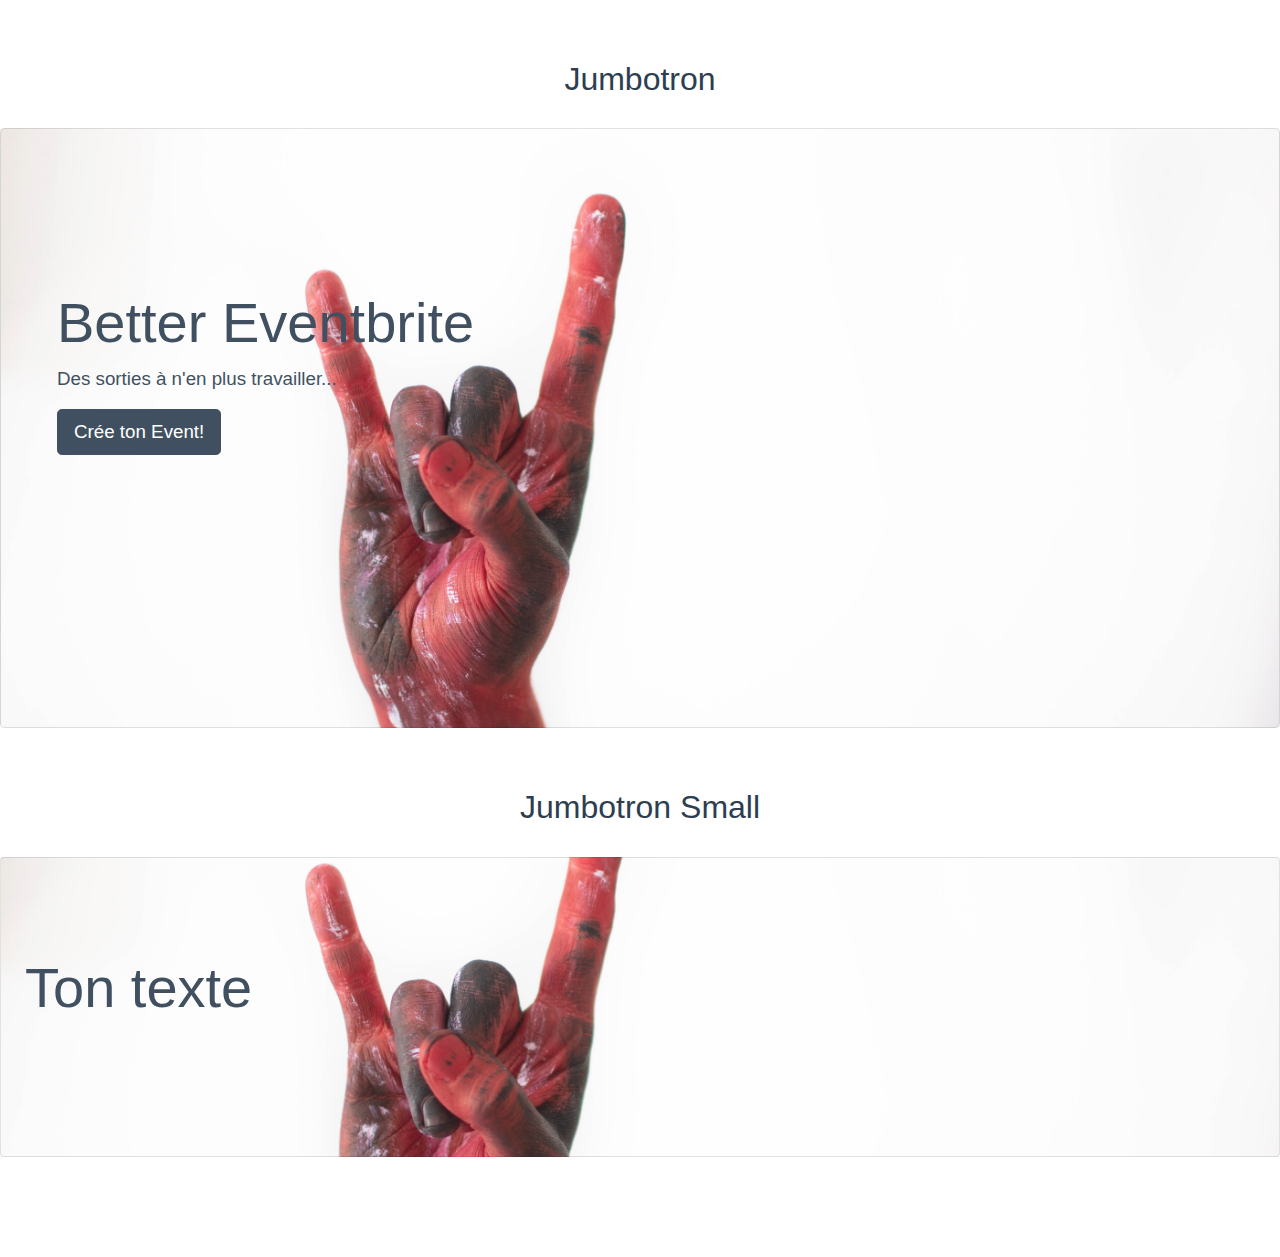
<file: banniere.html>
<!DOCTYPE html>
<html>
<head>
	<title>Banniere</title>
	<meta charset="utf-8">
	<link rel="stylesheet" type="text/css" href="style.css">

</head>
<body>

	<!-- Jumbotron -->

<div class="container text-center title-sp">
	<h3 class="text-primary">Jumbotron</h3>
</div>
<div class="card card-image jumbotron" style="background-image: url(images/rockred.jpg)">
  <div class="text-white rgba-stylish-strong py-5 px-4">
    <div class="py-5">

      <!-- Content -->
      
	  
	      <h2 class="display-4 text-primary">Better Eventbrite</h2>
	      <p class="lead text-primary">Des sorties à n'en plus travailler...</p>
     
  
	      <p class="lead">
		     <a class="btn btn-primary btn-lg" href="#" role="button">Crée ton Event!</a>
		    </p>
	
    </div>
  </div>
</div>
<!-- Jumbotron -->
<div class="container text-center title-sp">
	<h3 class="text-primary">Jumbotron Small</h3>
</div>
<div class="card card-image sm-jumbotron" style="background-image: url(images/rockred.jpg)">
  <div class="text-white rgba-stylish-strong py-5 px-4">
    <div class="py-5">

      <!-- Content -->
	      <h2 class="display-4 text-primary">Ton texte</h2>
	
    </div>
  </div>
</div>




</body>
</html>
</file>
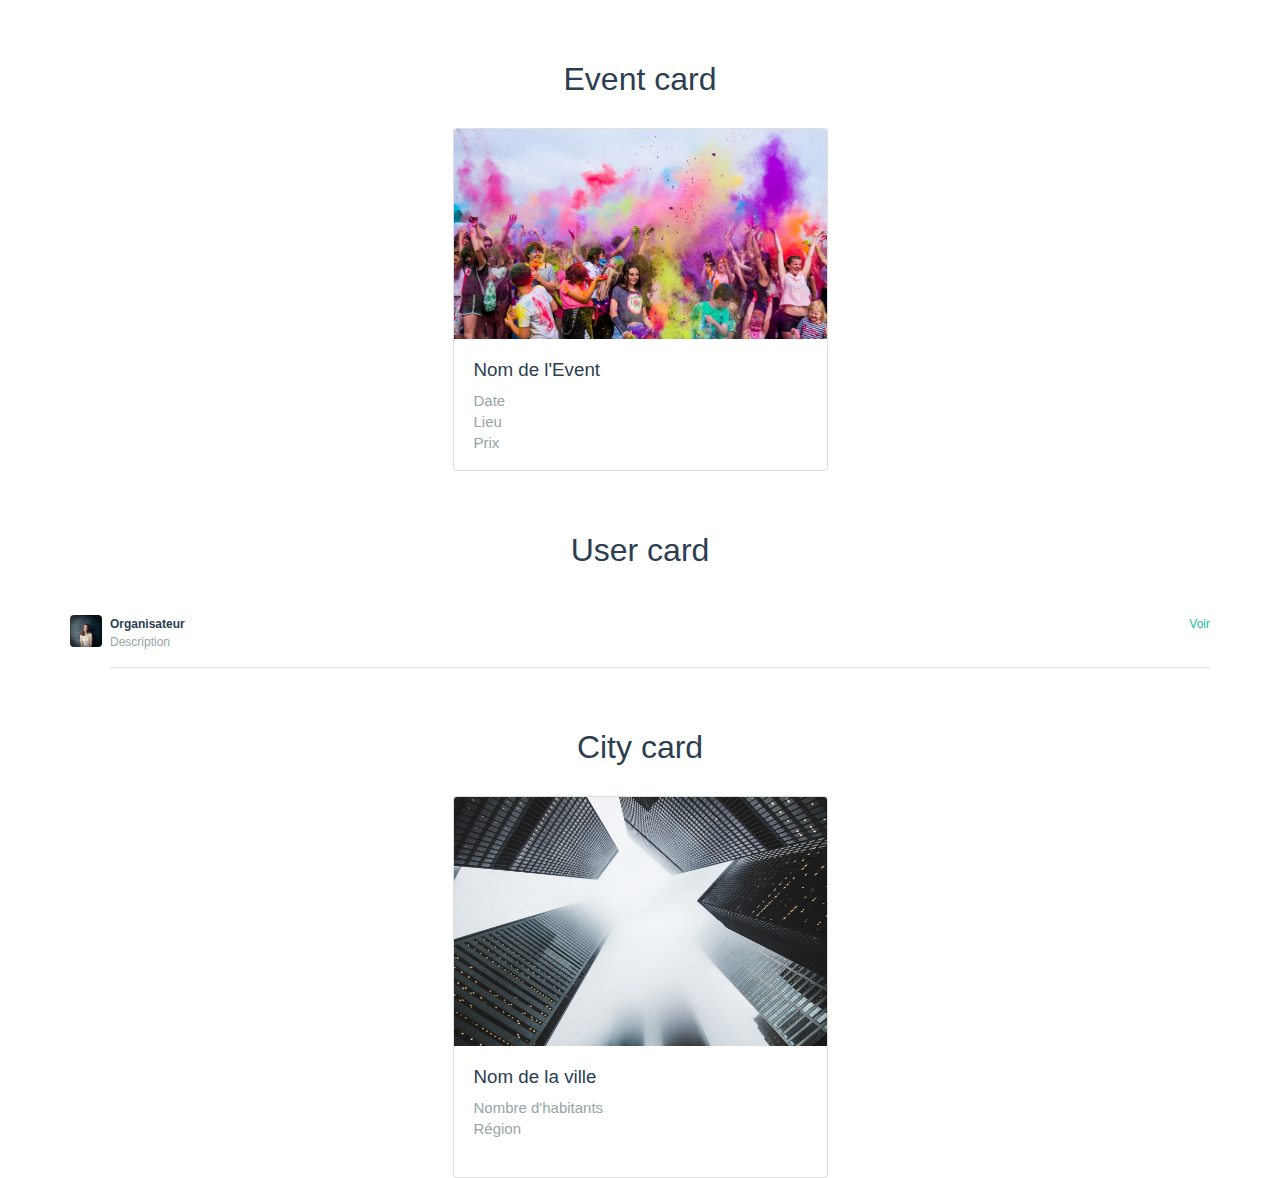
<file: cards.html>
<!DOCTYPE html>
<html>
<head>
	<title>Cards</title>
	<meta charset="utf-8">
	<link rel="stylesheet" type="text/css" href="style.css">
</head>

<body>


<!-- EVENT CARD -->

<div class="container text-center title-sp">
	<h3 class="text-primary">Event card</h3>
</div>
<div class="card container" style="width: 25em;">
  <img class="card-img-top" src="images/event.jpg" alt="Card image cap"	>
  <div class="card-body">
    <div>
    	<a href="#" class="text-primary"><h5>Nom de l'Event</h5></a>
    </div>
    <div class="text-secondary" style="height: 60px;">
      <p class="card-text text-card">Date</p>
      <p class="card-text text-card">Lieu</p>
      <p class="card-text text-card">Prix</p>
    </div>
  </div>
</div>


<!-- USER CARD -->

<div class="container text-center title-sp">
	<h3 class="text-primary">User card</h3>
</div>
<div class="container">
  <div class="media text-muted pt-3 container">
	  <img alt="32x32" class="mr-2 rounded" src="images/profile.jpg" data-holder-rendered="true" style="width: 32px; height: 32px;">
	  <div class="media-body pb-3 mb-0 small lh-125 border-bottom border-gray">
	    <div class="d-flex justify-content-between align-items-center w-100">
	      <a href="#"><strong class="text-primary">Organisateur</strong></a>
	      <a href="#">Voir</a>
	    </div>
	    <span class="d-block">Description</span>
	  </div>
	</div>
</div>

<!-- CITY CARD -->

<div class="container text-center title-sp">
	<h3 class="text-primary">City card</h3>
</div>
<div class="container">
	<div class="card container" style="width: 25em;">
	  <img class="card-img-top" src="images/city.jpg" alt="Card image cap">
	  <div class="card-body">
	    <div>
	    	<a href="#" class="text-primary"><h5>Nom de la ville</h5></a>
	    </div>
	    <div class="text-secondary" style="height: 60px;">
	      <p class="card-text text-card">Nombre d'habitants</p>
	      <p class="card-text text-card">Région</p>
	    </div>
	  </div>
	</div>
</div>

</body>
</html>
</file>
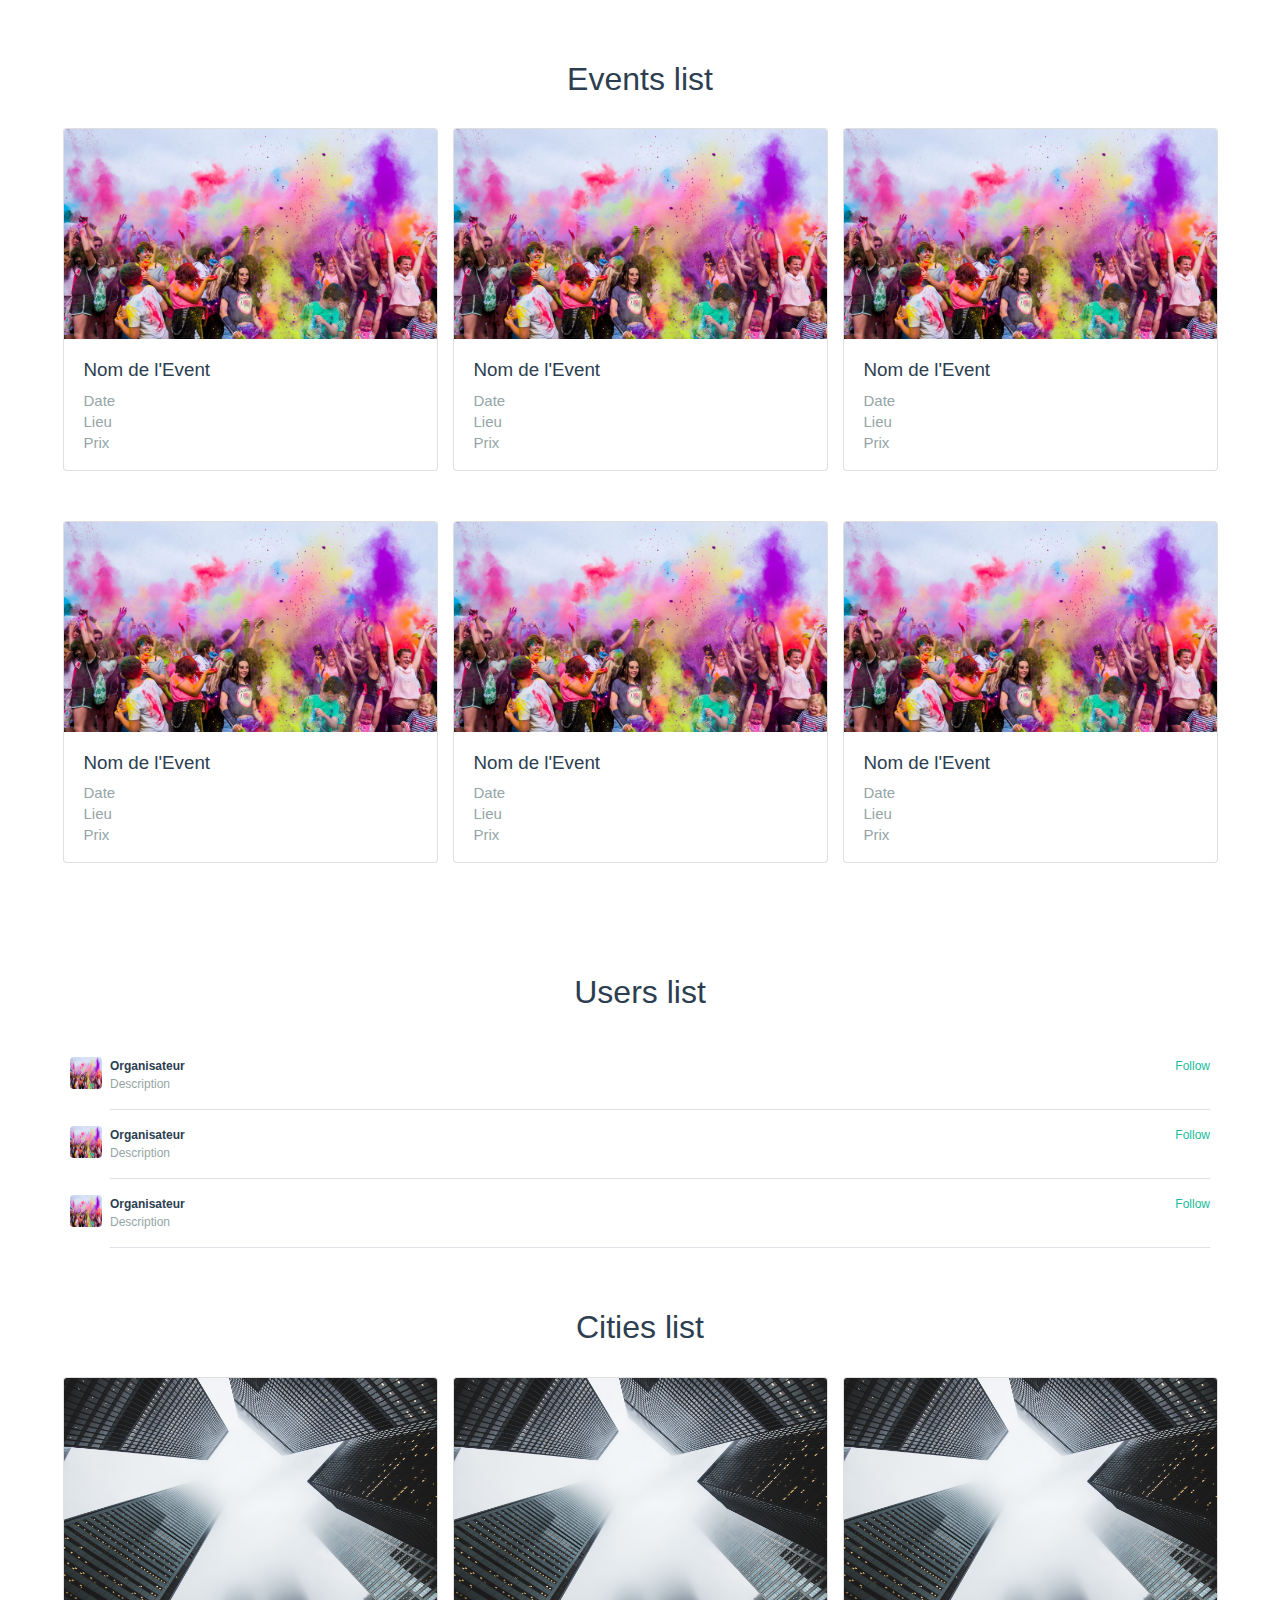
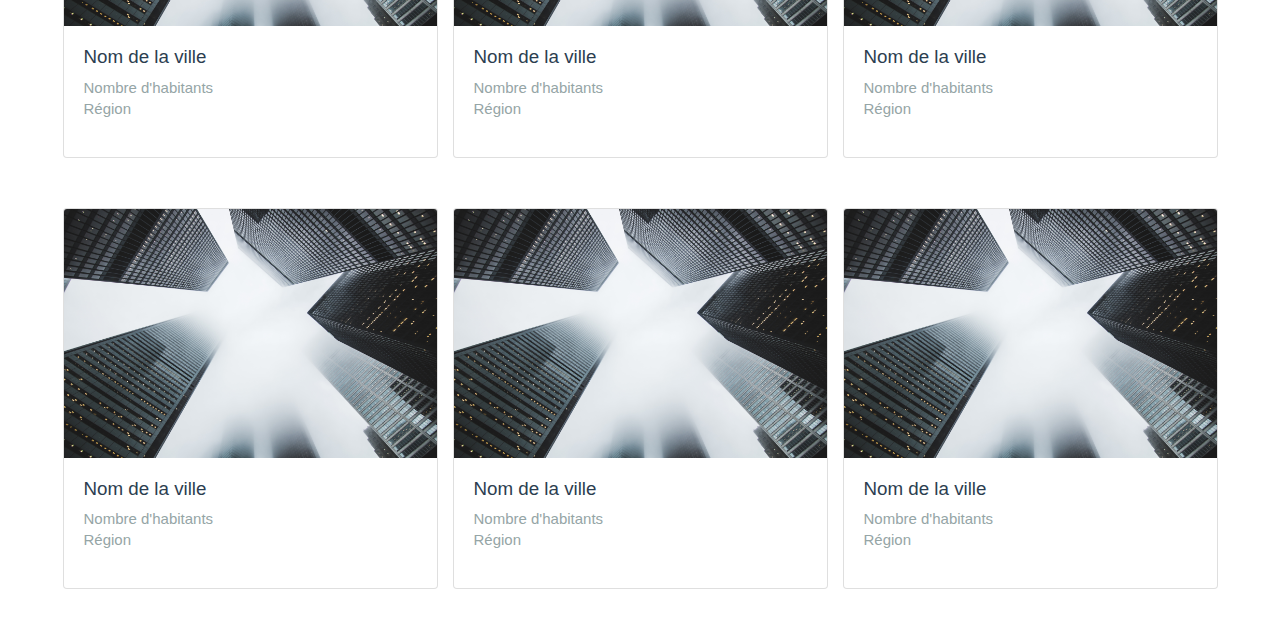
<file: cardslist.html>
<!DOCTYPE html>
<html>
<head>
	<title>Cradslist</title>
	<meta charset="utf-8">
	<link rel="stylesheet" type="text/css" href="style.css">

</head>

<body>

<!-- EVENT LIST -->

<div class="container text-center title-sp">
	<h3 class="text-primary">Events list</h3>
</div>
<div class="container">
  <div class="row">
    <div class="col-sm-4 col-sp">
      <div class="card container" style="width: 25em;">
			  <img class="card-img-top" src="images/event.jpg" alt="Card image cap">
			  <div class="card-body">
			    <div>
			    	<a href="#" class="text-primary"><h5>Nom de l'Event</h5></a>
			    </div>
			    <div class="text-secondary" style="height: 60px;">
			      <p class="card-text text-card">Date</p>
			      <p class="card-text text-card">Lieu</p>
			      <p class="card-text text-card">Prix</p>
			    </div>
			  </div>
			</div>
    </div>
    <div class="col-sm-4 col-sp">
      <div class="card container" style="width: 25em;">
			  <img class="card-img-top" src="images/event.jpg" alt="Card image cap">
			  <div class="card-body">
			    <div>
			    	<a href="#" class="text-primary"><h5>Nom de l'Event</h5></a>
			    </div>
			    <div class="text-secondary" style="height: 60px;">
			      <p class="card-text text-card">Date</p>
			      <p class="card-text text-card">Lieu</p>
			      <p class="card-text text-card">Prix</p>
			    </div>
			  </div>
			</div>
    </div>
    <div class="col-sm-4 col-sp">
      <div class="card container" style="width: 25em;">
			  <img class="card-img-top" src="images/event.jpg" alt="Card image cap">
			  <div class="card-body">
			    <div>
			    	<a href="#" class="text-primary"><h5>Nom de l'Event</h5></a>
			    </div>
			    <div class="text-secondary" style="height: 60px;">
			      <p class="card-text text-card">Date</p>
			      <p class="card-text text-card">Lieu</p>
			      <p class="card-text text-card">Prix</p>
			    </div>
			  </div>
			</div>
    </div>
    <div class="col-sm-4 col-sp">
      <div class="card container" style="width: 25em;">
			  <img class="card-img-top" src="images/event.jpg" alt="Card image cap">
			  <div class="card-body">
			    <div>
			    	<a href="#" class="text-primary"><h5>Nom de l'Event</h5></a>
			    </div>
			    <div class="text-secondary" style="height: 60px;">
			      <p class="card-text text-card">Date</p>
			      <p class="card-text text-card">Lieu</p>
			      <p class="card-text text-card">Prix</p>
			    </div>
			  </div>
			</div>
    </div>
    <div class="col-sm-4 col-sp">
      <div class="card container" style="width: 25em;">
			  <img class="card-img-top" src="images/event.jpg" alt="Card image cap">
			  <div class="card-body">
			    <div>
			    	<a href="#" class="text-primary"><h5>Nom de l'Event</h5></a>
			    </div>
			    <div class="text-secondary" style="height: 60px;">
			      <p class="card-text text-card">Date</p>
			      <p class="card-text text-card">Lieu</p>
			      <p class="card-text text-card">Prix</p>
			    </div>
			  </div>
			</div>
    </div>
    <div class="col-sm-4 col-sp">
      <div class="card container" style="width: 25em;">
			  <img class="card-img-top" src="images/event.jpg" alt="Card image cap">
			  <div class="card-body">
			    <div>
			    	<a href="#" class="text-primary"><h5>Nom de l'Event</h5></a>
			    </div>
			    <div class="text-secondary" style="height: 60px;">
			      <p class="card-text text-card">Date</p>
			      <p class="card-text text-card">Lieu</p>
			      <p class="card-text text-card">Prix</p>
			    </div>
			  </div>
			</div>
    </div>
  </div>
</div>

<!-- USERS LIST -->

<div class="container text-center title-sp">
	<h3 class="text-primary">Users list</h3>
</div>
<ul class="list-group container">
  <li class="list-group">
  	<div class="container">
		  <div class="media text-muted pt-3 container">
			  <img alt="32x32" class="mr-2 rounded" src="images/event.jpg" data-holder-rendered="true" style="width: 32px; height: 32px;">
			  <div class="media-body pb-3 mb-0 small lh-125 border-bottom border-gray">
			    <div class="d-flex justify-content-between align-items-center w-100">
			      <a href="#"><strong class="text-primary">Organisateur</strong></a>
			      <a href="#">Follow</a>
			    </div>
			    <span class="d-block">Description</span>
			  </div>
			</div>
		</div>
  </li>
  <li class="list-group">
  	<div class="container">
		  <div class="media text-muted pt-3 container">
			  <img alt="32x32" class="mr-2 rounded" src="images/event.jpg" data-holder-rendered="true" style="width: 32px; height: 32px;">
			  <div class="media-body pb-3 mb-0 small lh-125 border-bottom border-gray">
			    <div class="d-flex justify-content-between align-items-center w-100">
			      <a href="#"><strong class="text-primary">Organisateur</strong></a>
			      <a href="#">Follow</a>
			    </div>
			    <span class="d-block">Description</span>
			  </div>
			</div>
		</div>
  </li>
  <li class="list-group">
  	<div class="container">
		  <div class="media text-muted pt-3 container">
			  <img alt="32x32" class="mr-2 rounded" src="images/event.jpg" data-holder-rendered="true" style="width: 32px; height: 32px;">
			  <div class="media-body pb-3 mb-0 small lh-125 border-bottom border-gray">
			    <div class="d-flex justify-content-between align-items-center w-100">
			      <a href="#"><strong class="text-primary">Organisateur</strong></a>
			      <a href="#">Follow</a>
			    </div>
			    <span class="d-block">Description</span>
			  </div>
			</div>
		</div>
  </li>
</ul>

<!-- CITY LIST -->

<div class="container text-center title-sp">
	<h3 class="text-primary">Cities list</h3>
</div>
<div class="container">
  <div class="row">
    <div class="col-sm-4 col-sp">
      <div class="card container" style="width: 25em;">
			  <img class="card-img-top" src="images/city.jpg" alt="Card image cap">
			  <div class="card-body">
			    <div>
			    	<a href="#" class="text-primary"><h5>Nom de la ville</h5></a>
			    </div>
			    <div class="text-secondary" style="height: 60px;">
			      <p class="card-text text-card">Nombre d'habitants</p>
			      <p class="card-text text-card">Région</p>
			    </div>
			  </div>
			</div>
    </div>
    <div class="col-sm-4 col-sp">
      <div class="card container" style="width: 25em;">
			  <img class="card-img-top" src="images/city.jpg" alt="Card image cap">
			  <div class="card-body">
			    <div>
			    	<a href="#" class="text-primary"><h5>Nom de la ville</h5></a>
			    </div>
			    <div class="text-secondary" style="height: 60px;">
			      <p class="card-text text-card">Nombre d'habitants</p>
			      <p class="card-text text-card">Région</p>
			    </div>
			  </div>
			</div>
    </div>
    <div class="col-sm-4 col-sp">
      <div class="card container" style="width: 25em;">
			  <img class="card-img-top" src="images/city.jpg" alt="Card image cap">
			  <div class="card-body">
			    <div>
			    	<a href="#" class="text-primary"><h5>Nom de la ville</h5></a>
			    </div>
			    <div class="text-secondary" style="height: 60px;">
			      <p class="card-text text-card">Nombre d'habitants</p>
			      <p class="card-text text-card">Région</p>
			    </div>
			  </div>
			</div>
    </div>
    <div class="col-sm-4 col-sp">
      <div class="card container" style="width: 25em;">
			  <img class="card-img-top" src="images/city.jpg" alt="Card image cap">
			  <div class="card-body">
			    <div>
			    	<a href="#" class="text-primary"><h5>Nom de la ville</h5></a>
			    </div>
			    <div class="text-secondary" style="height: 60px;">
			      <p class="card-text text-card">Nombre d'habitants</p>
			      <p class="card-text text-card">Région</p>
			    </div>
			  </div>
			</div>
    </div>
    <div class="col-sm-4 col-sp">
      <div class="card container" style="width: 25em;">
			  <img class="card-img-top" src="images/city.jpg" alt="Card image cap">
			  <div class="card-body">
			    <div>
			    	<a href="#" class="text-primary"><h5>Nom de la ville</h5></a>
			    </div>
			    <div class="text-secondary" style="height: 60px;">
			      <p class="card-text text-card">Nombre d'habitants</p>
			      <p class="card-text text-card">Région</p>
			    </div>
			  </div>
			</div>
    </div>
    <div class="col-sm-4 col-sp">
      <div class="card container" style="width: 25em;">
			  <img class="card-img-top" src="images/city.jpg" alt="Card image cap">
			  <div class="card-body">
			    <div>
			    	<a href="#" class="text-primary"><h5>Nom de la ville</h5></a>
			    </div>
			    <div class="text-secondary" style="height: 60px;">
			      <p class="card-text text-card">Nombre d'habitants</p>
			      <p class="card-text text-card">Région</p>
			    </div>
			  </div>
			</div>
    </div>
  </div>
</div>


</body>

</html>
</file>
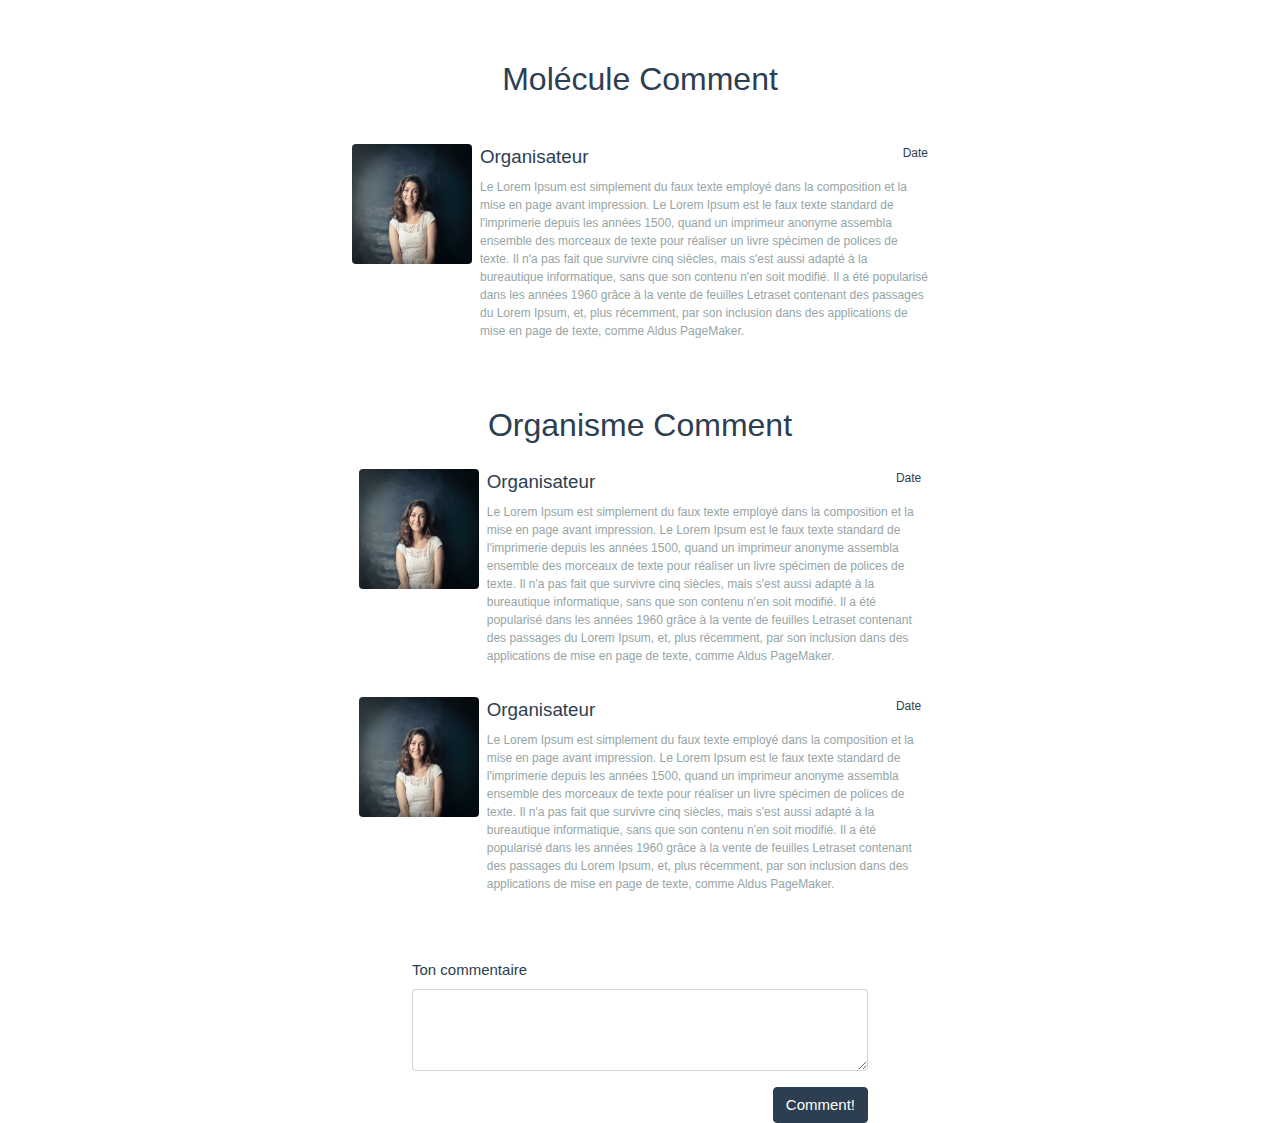
<file: comments.html>
<!DOCTYPE html>
<html>
<head>
	<title>Comments</title>
	<meta charset="utf-8">
	<link rel="stylesheet" type="text/css" href="style.css">

</head>

<body>
	
<!-- MOLÉCULE COMMENTS -->

<div class="container-fluid text-center title-sp">
	<h3 class="text-primary">Molécule Comment</h3>
</div>
<!-- <div class="container size"> -->
<div class="pt-3 container size d-flex justify-content-between col-sp">
	<div>
  	<img alt="32x32" class="mr-2 rounded" src="images/profile.jpg" data-holder-rendered="true" style="width: 120px; height: 120px;">
  </div>
  <div class="over size2">
	  <div class="media-body small">
	    <div class="d-flex justify-content-between align-items-center w-100">
	      <h5 class="text-primary">Organisateur</h5>
	      <p class="text-primary"> Date</p>
	    </div>
	    <div>
	    	<p class="text-secondary">Le Lorem Ipsum est simplement du faux texte employé dans la composition et la mise en page avant impression. Le Lorem Ipsum est le faux texte standard de l'imprimerie depuis les années 1500, quand un imprimeur anonyme assembla ensemble des morceaux de texte pour réaliser un livre spécimen de polices de texte. Il n'a pas fait que survivre cinq siècles, mais s'est aussi adapté à la bureautique informatique, sans que son contenu n'en soit modifié. Il a été popularisé dans les années 1960 grâce à la vente de feuilles Letraset contenant des passages du Lorem Ipsum, et, plus récemment, par son inclusion dans des applications de mise en page de texte, comme Aldus PageMaker.</p>
	    </div>
	  </div>
	</div>
</div>

<!-- ORGANISME COMMENT -->

<div class="container-fluid text-center tilte-sp">
	<h3 class="text-primary">Organisme Comment</h3>
</div>

<div class="container-fluid col-sp">
	<div class="pt-3 container size d-flex justify-content-between">
		<div>
	  	<img alt="32x32" class="mr-2 rounded" src="images/profile.jpg" data-holder-rendered="true" style="width: 120px; height: 120px;">
	  </div>
	  <div class="over size2">
		  <div class="media-body small">
		    <div class="d-flex justify-content-between align-items-center w-100">
		      <h5 class="text-primary">Organisateur</h5>
		      <p class="text-primary"> Date</p>
		    </div>
		    <div>
		    	<p class="text-secondary">Le Lorem Ipsum est simplement du faux texte employé dans la composition et la mise en page avant impression. Le Lorem Ipsum est le faux texte standard de l'imprimerie depuis les années 1500, quand un imprimeur anonyme assembla ensemble des morceaux de texte pour réaliser un livre spécimen de polices de texte. Il n'a pas fait que survivre cinq siècles, mais s'est aussi adapté à la bureautique informatique, sans que son contenu n'en soit modifié. Il a été popularisé dans les années 1960 grâce à la vente de feuilles Letraset contenant des passages du Lorem Ipsum, et, plus récemment, par son inclusion dans des applications de mise en page de texte, comme Aldus PageMaker.</p>
		    </div>
		  </div>
		</div>
	</div>
	<div class="pt-3 container size d-flex justify-content-between">
		<div>
	  	<img alt="32x32" class="mr-2 rounded" src="images/profile.jpg" data-holder-rendered="true" style="width: 120px; height: 120px;">
	  </div>
	  <div class="over size2">
		  <div class="media-body small">
		    <div class="d-flex justify-content-between align-items-center w-100">
		      <h5 class="text-primary">Organisateur</h5>
		      <p class="text-primary"> Date</p>
		    </div>
		    <div>
		    	<p class="text-secondary">Le Lorem Ipsum est simplement du faux texte employé dans la composition et la mise en page avant impression. Le Lorem Ipsum est le faux texte standard de l'imprimerie depuis les années 1500, quand un imprimeur anonyme assembla ensemble des morceaux de texte pour réaliser un livre spécimen de polices de texte. Il n'a pas fait que survivre cinq siècles, mais s'est aussi adapté à la bureautique informatique, sans que son contenu n'en soit modifié. Il a été popularisé dans les années 1960 grâce à la vente de feuilles Letraset contenant des passages du Lorem Ipsum, et, plus récemment, par son inclusion dans des applications de mise en page de texte, comme Aldus PageMaker.</p>
		    </div>
		  </div>
		</div>
	</div>
</div>
	<div class="container d-flex justify-content-around">
		<div class="size3">
			<div class="form-group">
				<label for="exampleTextarea" class="text-primary">Ton commentaire</label>
				<textarea class="form-control" id="exampleTextarea" rows="3"></textarea>
			</div>
			<div class="d-flex justify-content-end">
				<button type="button" class="btn btn-primary">Comment!</button>
			</div>
		</div>
	</div>



<!-- </div> -->

</body>
</html>
</file>
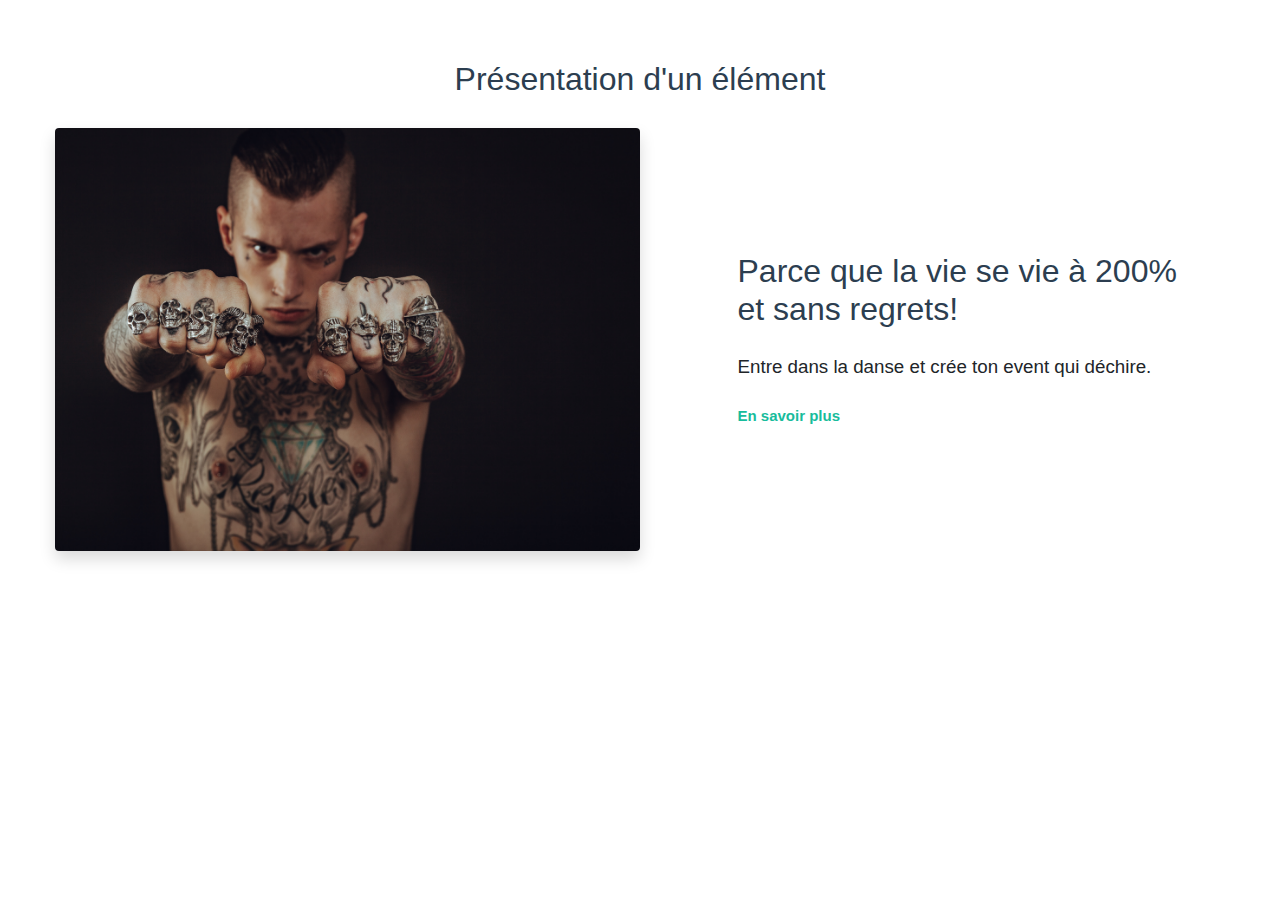
<file: element.html>
<!DOCTYPE html>
<html>
<head>
	<title>Element</title>
	<meta charset="utf-8">
	<link rel="stylesheet" type="text/css" href="style.css">

</head>

<body>

	<div class="container text-center title-sp">
		<h3 class="text-primary">Présentation d'un élément</h3>
	</div>

	 <section class="slice slice-lg">
    <div class="container">
      <div class="row row-grid align-items-center">
        <div class="col-md-6 ">
           <img alt="Image Tattoo" src="images/element.jpg" class="img-center img-fluid rounded shadow">
        </div>
        <div class="col-md-6 col-lg-5  ml-lg-auto ">
          <div class="pr-md-4">

            <h3 class="heading h3 text-primary">Parce que la vie se vie à 200% et sans regrets!</h3>


            <p class="lead text-gray my-4">Entre dans la danse et crée ton event qui déchire.</p>


            <a href="#" class="link link-underline-info font-weight-bold">En savoir plus</a>

          </div>
        </div>
      </div>
    </div>
	</section>

</body>

</html>
</file>
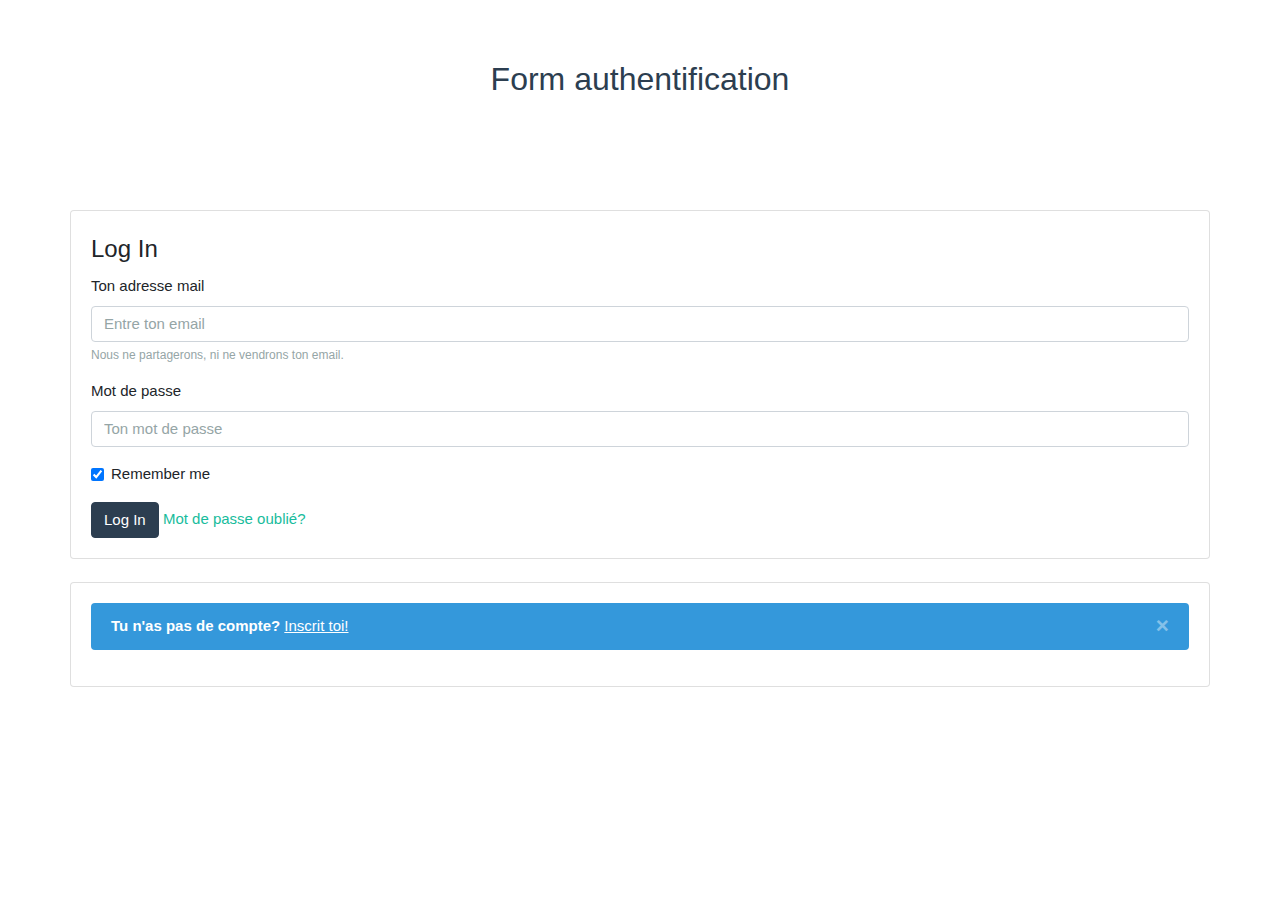
<file: form_auth.html>
<!DOCTYPE html>
<html>
<head>
	<title>From Auth</title>
	<meta charset="utf-8">
	<link rel="stylesheet" type="text/css" href="style.css">

	<script src="https://code.jquery.com/jquery-3.3.1.slim.min.js" integrity="sha384-q8i/X+965DzO0rT7abK41JStQIAqVgRVzpbzo5smXKp4YfRvH+8abtTE1Pi6jizo" crossorigin="anonymous"></script>
	<script src="https://cdnjs.cloudflare.com/ajax/libs/popper.js/1.14.7/umd/popper.min.js" integrity="sha384-UO2eT0CpHqdSJQ6hJty5KVphtPhzWj9WO1clHTMGa3JDZwrnQq4sF86dIHNDz0W1" crossorigin="anonymous"></script>
	<script src="https://stackpath.bootstrapcdn.com/bootstrap/4.3.1/js/bootstrap.min.js" integrity="sha384-JjSmVgyd0p3pXB1rRibZUAYoIIy6OrQ6VrjIEaFf/nJGzIxFDsf4x0xIM+B07jRM" crossorigin="anonymous"></script>

</head>

<body>


<!-- <div class="container form-flex">
<form data-bitwarden-watching="1" class="container" >

  <fieldset>

    <legend>Log In</legend>

    <div class="form-group">
      <label for="exampleInputEmail1">Ton adresse mail</label>
      <input type="email" class="form-control" id="exampleInputEmail1" aria-describedby="emailHelp" placeholder="Entre ton email">
      <small id="emailHelp" class="form-text text-muted">Nous ne partagerons, ni ne vendrons ton email.</small>
    </div>
    <div class="form-group">
      <label for="exampleInputPassword1">Mot de passe</label>
      <input type="password" class="form-control" id="exampleInputPassword1" placeholder="Ton mot de passe">
    </div>
    
    <fieldset class="form-group">
      <div class="form-check">
        <label class="form-check-label">
          <input class="form-check-input" type="checkbox" value="" checked="">
          Remember me
        </label>
      </div>
    </fieldset>
    <button type="submit" class="btn btn-primary">Log In</button>
    <a href="#">Mot de passe oublié?</a>
    
  	
  	<div class="alert alert-info">
		  <button type="button" class="close" data-dismiss="alert">&times;</button>
		  <strong>Tu n'as pas de compte?</strong> <a href="#">Inscrit toi!</a>
		</div>
  </fieldset>

</form>
</div> -->

<div class="container text-center title-sp">
	<h3 class="text-primary">Form authentification</h3>
</div>
<div class="container form-flex">
	<div class="card container">
	  <div class="card-body">
	    <form data-bitwarden-watching="1">

			  <fieldset>

			    <legend>Log In</legend>
			    <div class="form-group">
			      <label for="exampleInputEmail1">Ton adresse mail</label>
			      <input type="email" class="form-control" id="exampleInputEmail1" aria-describedby="emailHelp" placeholder="Entre ton email">
			      <small id="emailHelp" class="form-text text-muted">Nous ne partagerons, ni ne vendrons ton email.</small>
			    </div>
			    <div class="form-group">
			      <label for="exampleInputPassword1">Mot de passe</label>
			      <input type="password" class="form-control" id="exampleInputPassword1" placeholder="Ton mot de passe">
			    </div>
			    
			    <fieldset class="form-group">
			      <div class="form-check">
			        <label class="form-check-label">
			          <input class="form-check-input" type="checkbox" value="" checked="">
			          Remember me
			        </label>
			      </div>
			    </fieldset>

			    <button type="submit" class="btn btn-primary">Log In</button>
			    <a href="#">Mot de passe oublié?</a>
			  </fieldset>  
			</form>
		</div>
	</div>	  

	<div class="card container">
	  <div class="card-body">
	    <form data-bitwarden-watching="1" class="container" >

			  <fieldset>

			  	<div class="alert alert-info">
					  <button type="button" class="close" data-dismiss="alert">&times;</button>
					  <strong>Tu n'as pas de compte?</strong> <a href="#">Inscrit toi!</a>
					</div>
			  </fieldset>

			</form>
		</div>
	</div>	
</div>
		

</body>
</html>
</file>
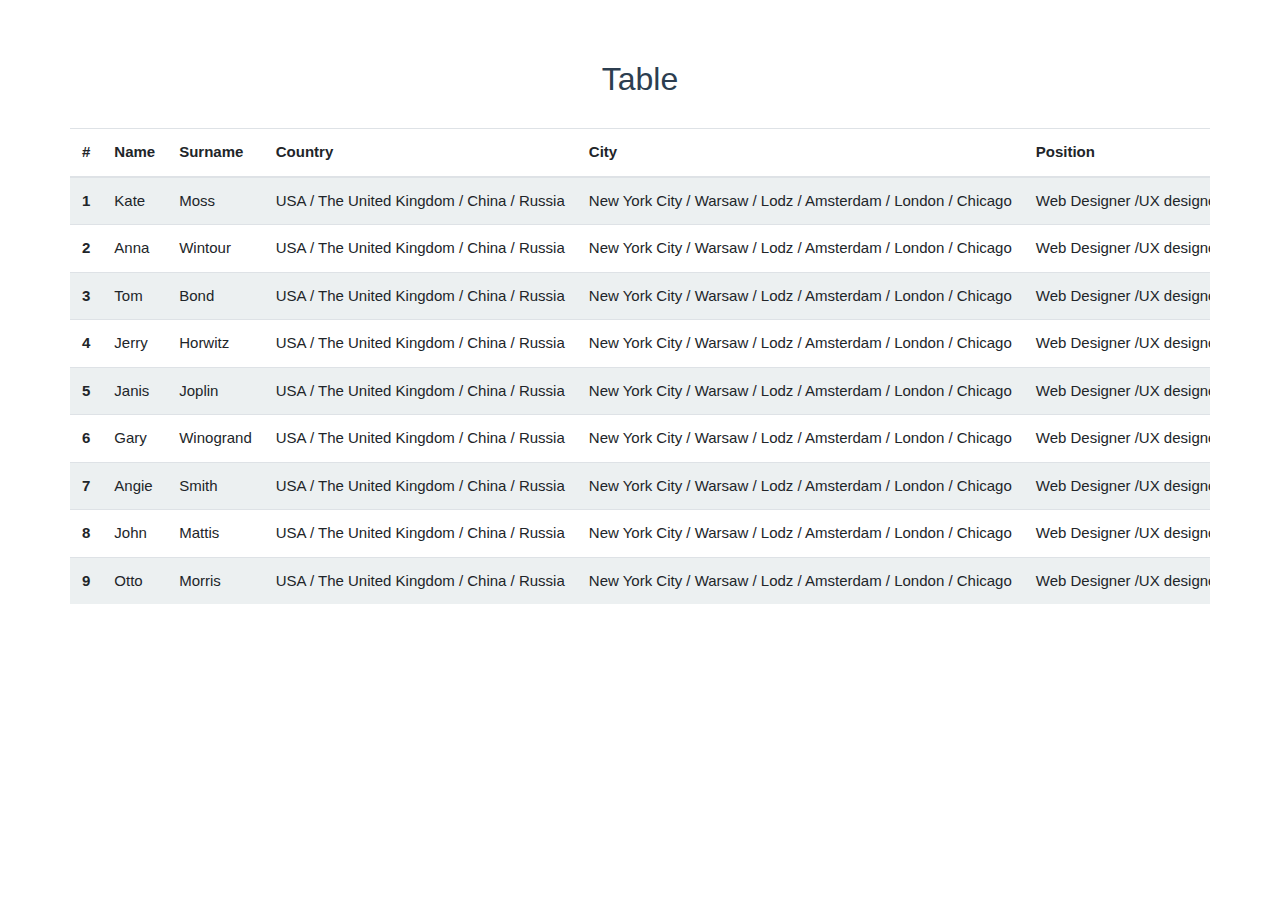
<file: my_choice.html>
<!DOCTYPE html>
<html>
<head>
	<title>Tables</title>
	<meta charset="utf-8">
	<link rel="stylesheet" type="text/css" href="style.css">
</head>

<body>

	<div class="container text-center title-sp">
		<h3 class="text-primary">Table</h3>
	</div>
	<div class="table-responsive text-nowrap container">
    <!--Table-->
    <table class="table table-striped">

      <!--Table head-->
      <thead>
        <tr>
          <th>#</th>
          <th>Name</th>
          <th>Surname</th>
          <th>Country</th>
          <th>City</th>
          <th>Position</th>
          <th>Age</th>
        </tr>
      </thead>
      <!--Table head-->

      <!--Table body-->
      <tbody>
        <tr>
          <th scope="row">1</th>
          <td>Kate</td>
          <td>Moss</td>
          <td>USA / The United Kingdom / China / Russia </td>
          <td>New York City / Warsaw / Lodz / Amsterdam / London / Chicago</td>
          <td>Web Designer /UX designer / Ul designer / JavaScript Developer</td>
          <td>23</td>
        </tr>
        <tr>
          <th scope="row">2</th>
          <td>Anna</td>
          <td>Wintour</td>
          <td>USA / The United Kingdom / China / Russia </td>
          <td>New York City / Warsaw / Lodz / Amsterdam / London / Chicago</td>
          <td>Web Designer /UX designer / Ul designer / JavaScript Developer</td>
          <td>36</td>
        </tr>
        <tr>
          <th scope="row">3</th>
          <td>Tom</td>
          <td>Bond</td>
          <td>USA / The United Kingdom / China / Russia </td>
          <td>New York City / Warsaw / Lodz / Amsterdam / London / Chicago</td>
          <td>Web Designer /UX designer / Ul designer / JavaScript Developer</td>
          <td>25</td>
        </tr>
        <tr>
          <th scope="row">4</th>
          <td>Jerry</td>
          <td>Horwitz</td>
          <td>USA / The United Kingdom / China / Russia </td>
          <td>New York City / Warsaw / Lodz / Amsterdam / London / Chicago</td>
          <td>Web Designer /UX designer / Ul designer / JavaScript Developer</td>
          <td>41</td>
        </tr>
        <tr>
          <th scope="row">5</th>
          <td>Janis</td>
          <td>Joplin</td>
          <td>USA / The United Kingdom / China / Russia </td>
          <td>New York City / Warsaw / Lodz / Amsterdam / London / Chicago</td>
          <td>Web Designer /UX designer / Ul designer / JavaScript Developer</td>
          <td>39</td>
        </tr>
        <tr>
          <th scope="row">6</th>
          <td>Gary</td>
          <td>Winogrand</td>
          <td>USA / The United Kingdom / China / Russia </td>
          <td>New York City / Warsaw / Lodz / Amsterdam / London / Chicago</td>
          <td>Web Designer /UX designer / Ul designer / JavaScript Developer</td>
          <td>37</td>
        </tr>
        <tr>
          <th scope="row">7</th>
          <td>Angie</td>
          <td>Smith</td>
          <td>USA / The United Kingdom / China / Russia </td>
          <td>New York City / Warsaw / Lodz / Amsterdam / London / Chicago</td>
          <td>Web Designer /UX designer / Ul designer / JavaScript Developer</td>
          <td>52</td>
        </tr>
        <tr>
          <th scope="row">8</th>
          <td>John</td>
          <td>Mattis</td>
          <td>USA / The United Kingdom / China / Russia </td>
          <td>New York City / Warsaw / Lodz / Amsterdam / London / Chicago</td>
          <td>Web Designer /UX designer / Ul designer / JavaScript Developer</td>
          <td>28</td>
        </tr>
        <tr>
          <th scope="row">9</th>
          <td>Otto</td>
          <td>Morris</td>
          <td>USA / The United Kingdom / China / Russia </td>
          <td>New York City / Warsaw / Lodz / Amsterdam / London / Chicago</td>
          <td>Web Designer /UX designer / Ul designer / JavaScript Developer</td>
          <td>35</td>
        </tr>
      </tbody>
      <!--Table body-->
    </table>
      <!--Table-->
    </div>
  <!-- </section> -->
<!--Section: Live preview-->
</body>

</html>
</file>
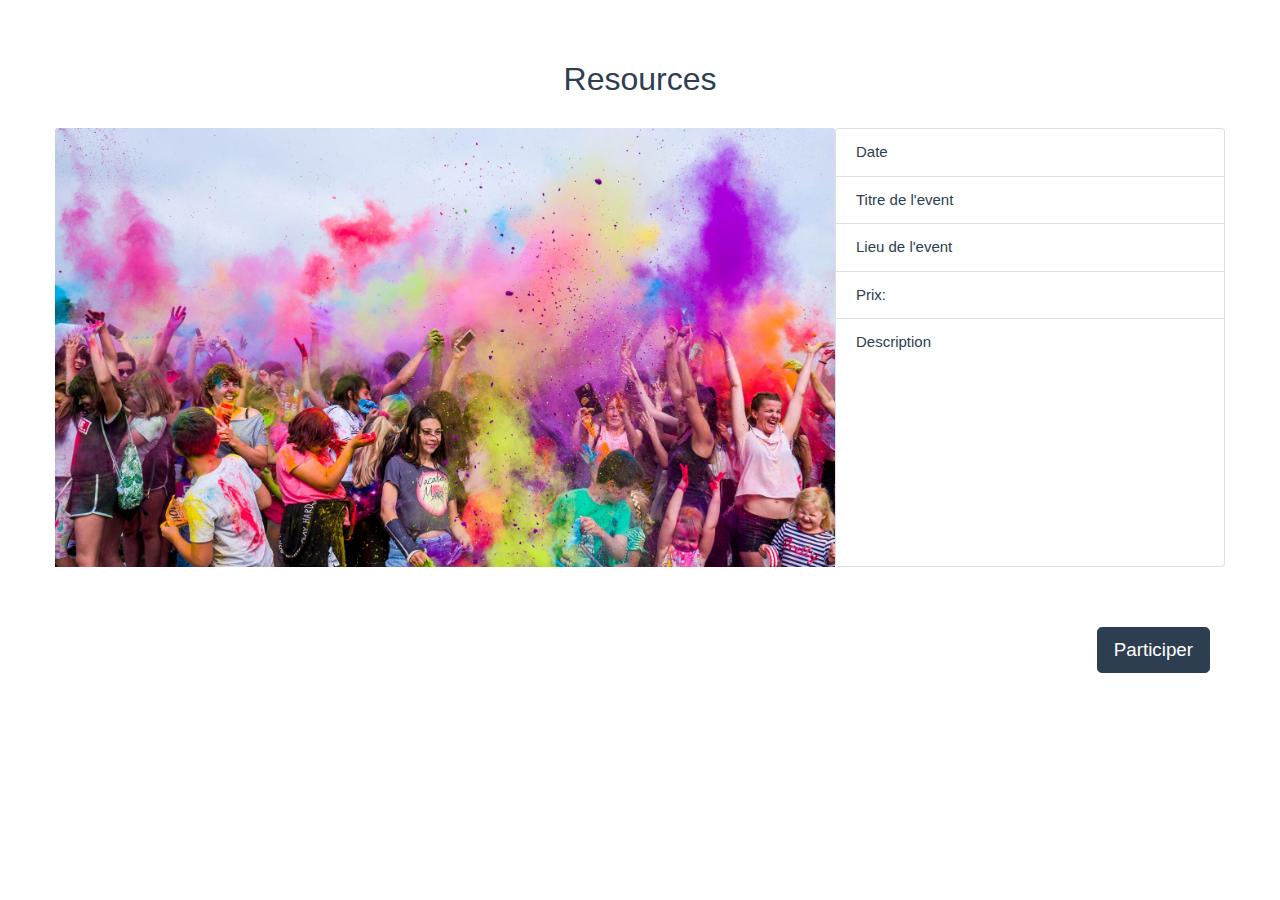
<file: resources.html>
<!DOCTYPE html>
<html>
<head>
	<title>Resources</title>
	<meta charset="utf-8">
	<link rel="stylesheet" type="text/css" href="style.css">

</head>

<body>

<div class="container text-center title-sp">
	<h3 class="text-primary">Resources</h3>
</div>
<!-- DIV DE L'ORGANISME EVENT -->
<div class="container">
	
	<!-- GRID DE 3 COLONNES -->
	<div class="row">
		<!-- <div class="d-flex"> -->
	    <div class="col-8 col-md-8">

				<!-- DIV IMAGE -->
				<div>
					<img class="card-img-top" src="images/event.jpg" alt="Card image cap">
				</div>
			</div>
			<div class="col-4 col-md-4">
				<!-- DIV INFO ORGA -->
				<div class="card info-event">

				  <ul class="list-group list-group-flush info-event">
				    <li class="list-group-item text-primary">Date 
				    </li>  
				    <li class="list-group-item text-primary">Titre de l'event 
				    </li>
				    <li class="list-group-item text-primary">Lieu de l'event
				    </li>
				    <li class="list-group-item text-primary">Prix: 
				    </li>
				    <li class="list-group-item text-primary">Description
				    </li>

				  </ul>
				</div>
			</div>
	</div>
</div>

<div class="container d-flex justify-content-end title-sp">
	<button type="button" class="btn btn-primary btn-lg">Participer</button>
</div>





</body>
</html>
</file>
